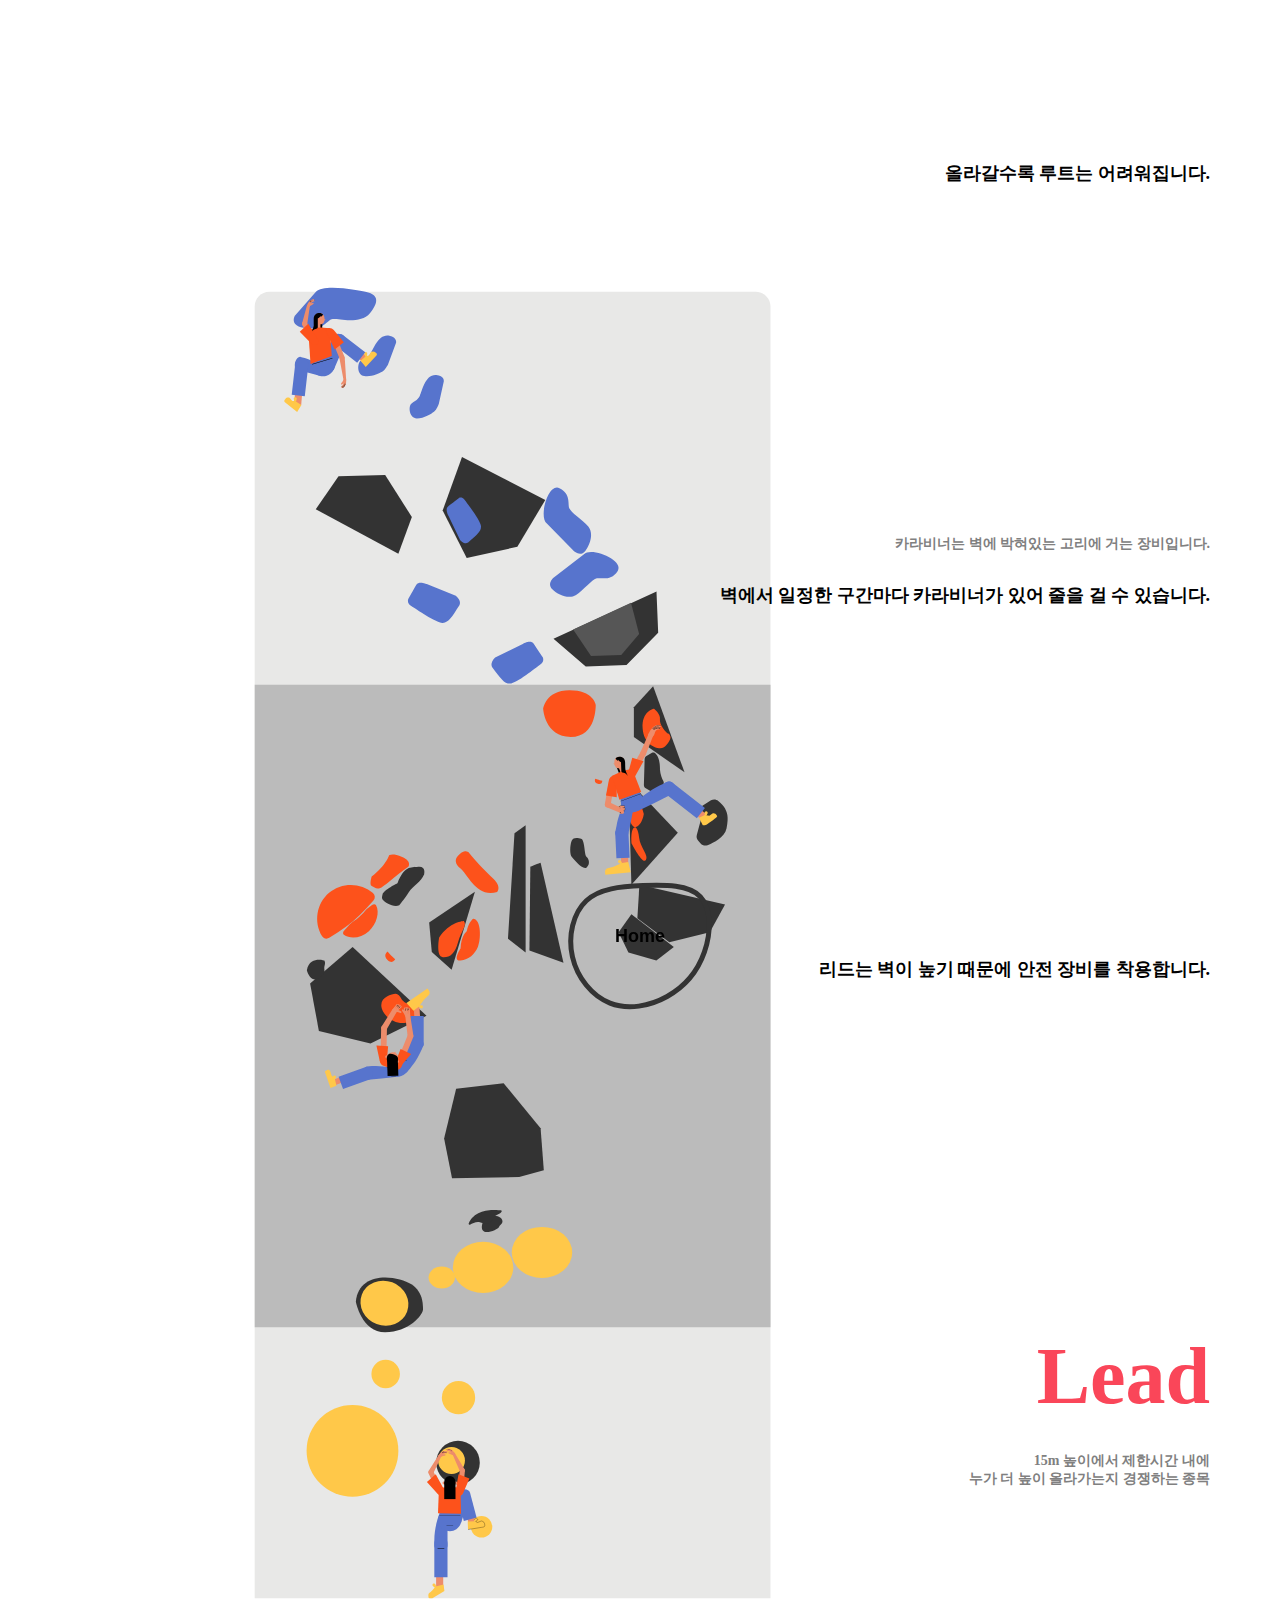
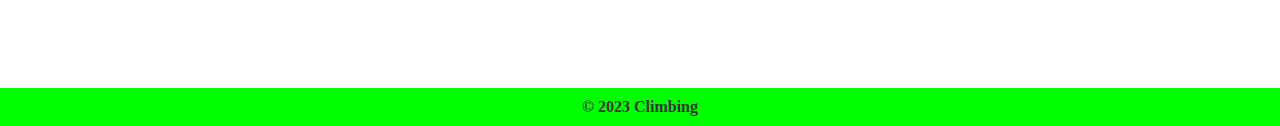
<file: lead.html>
<!DOCTYPE html>
<html lang="en">
  <head>
    <meta charset="UTF-8" />
    <meta name="viewport" content="width=device-width, initial-scale=1.0" />
    <title>Lead</title>
    <link rel="stylesheet" href="./css/lead.css">
  </head>

  <body>
    <nav>
      <!-- <button class="a1" onclick="scrollToSection('home')"><span>Home</span></button>
        <button class="a2" onclick="scrollToSection('genre')"><span>Genre</span></button>
        <button class="a3" onclick="scrollToSection('hold-type')"><span>Hold Type</span></button>
        <button class="a4" onclick="scrollToSection('technique')"><span>Technique</span></button> -->
      <a href="./index.html">
        <button class="n1">
          <span>
            Home
          </span>
        </button>
        </a>
    </nav>

    <div class="wrap">
      <div>
        <img src="img/lead_wall.svg" alt="leadwall">
      </div>
      <div id="leadtext">
        <p>장시간의 등반으로 지구력이 많이 필요합니다.</p>
        <p>올라갈수록 루트는 어려워집니다.</p>
        <h3>카라비너는 벽에 박혀있는 고리에 거는 장비입니다.</h3>
        <p>벽에서 일정한 구간마다 카라비너가 있어 줄을 걸 수 있습니다.</p>
        <p>리드는 벽이 높기 때문에 안전 장비를 착용합니다.</p>
        
        <h1>Lead</h1>
        <h2>15m 높이에서 제한시간 내에 <br>누가 더 높이 올라가는지 경쟁하는 종목</h2>
      </div>
    </div>

    <footer>
      <p>&copy; 2023 Climbing</p>
    </footer>

    <script src="js/scrollup.js"></script>
  </body>
</html>
</file>
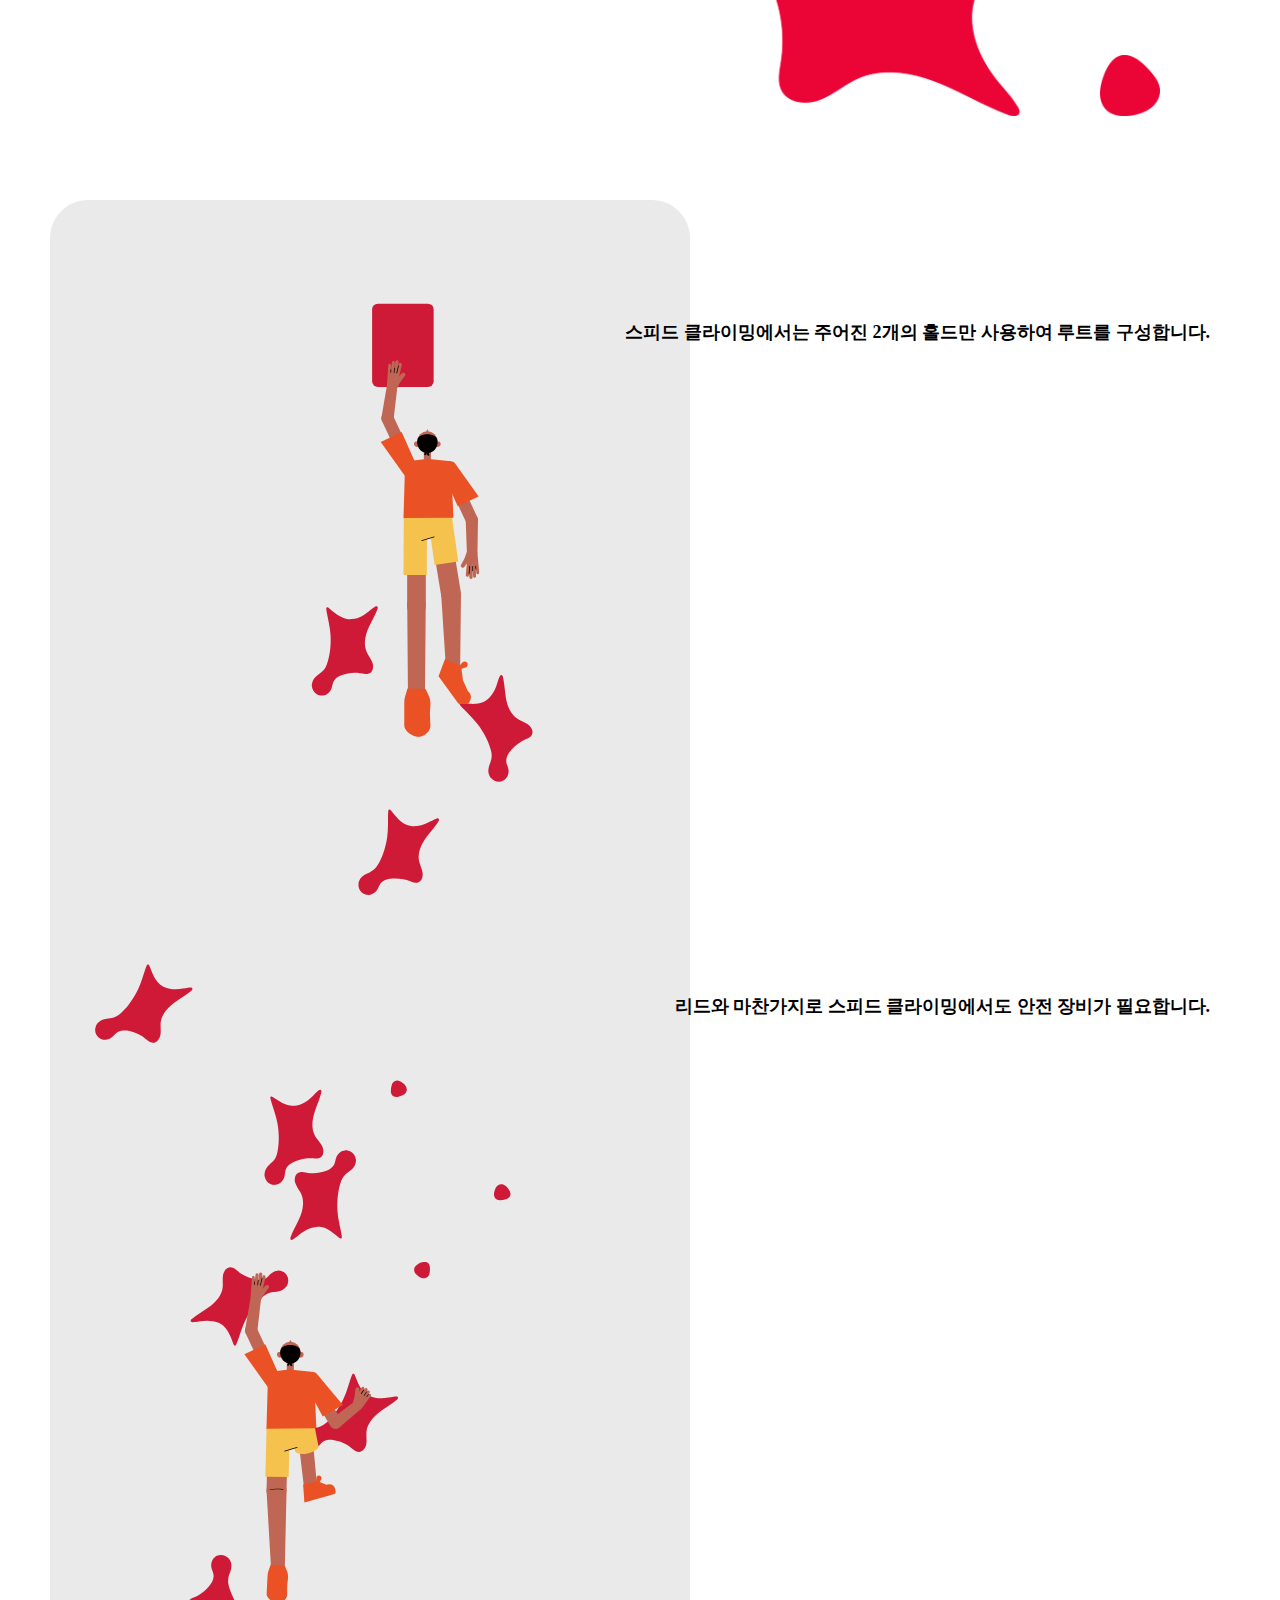
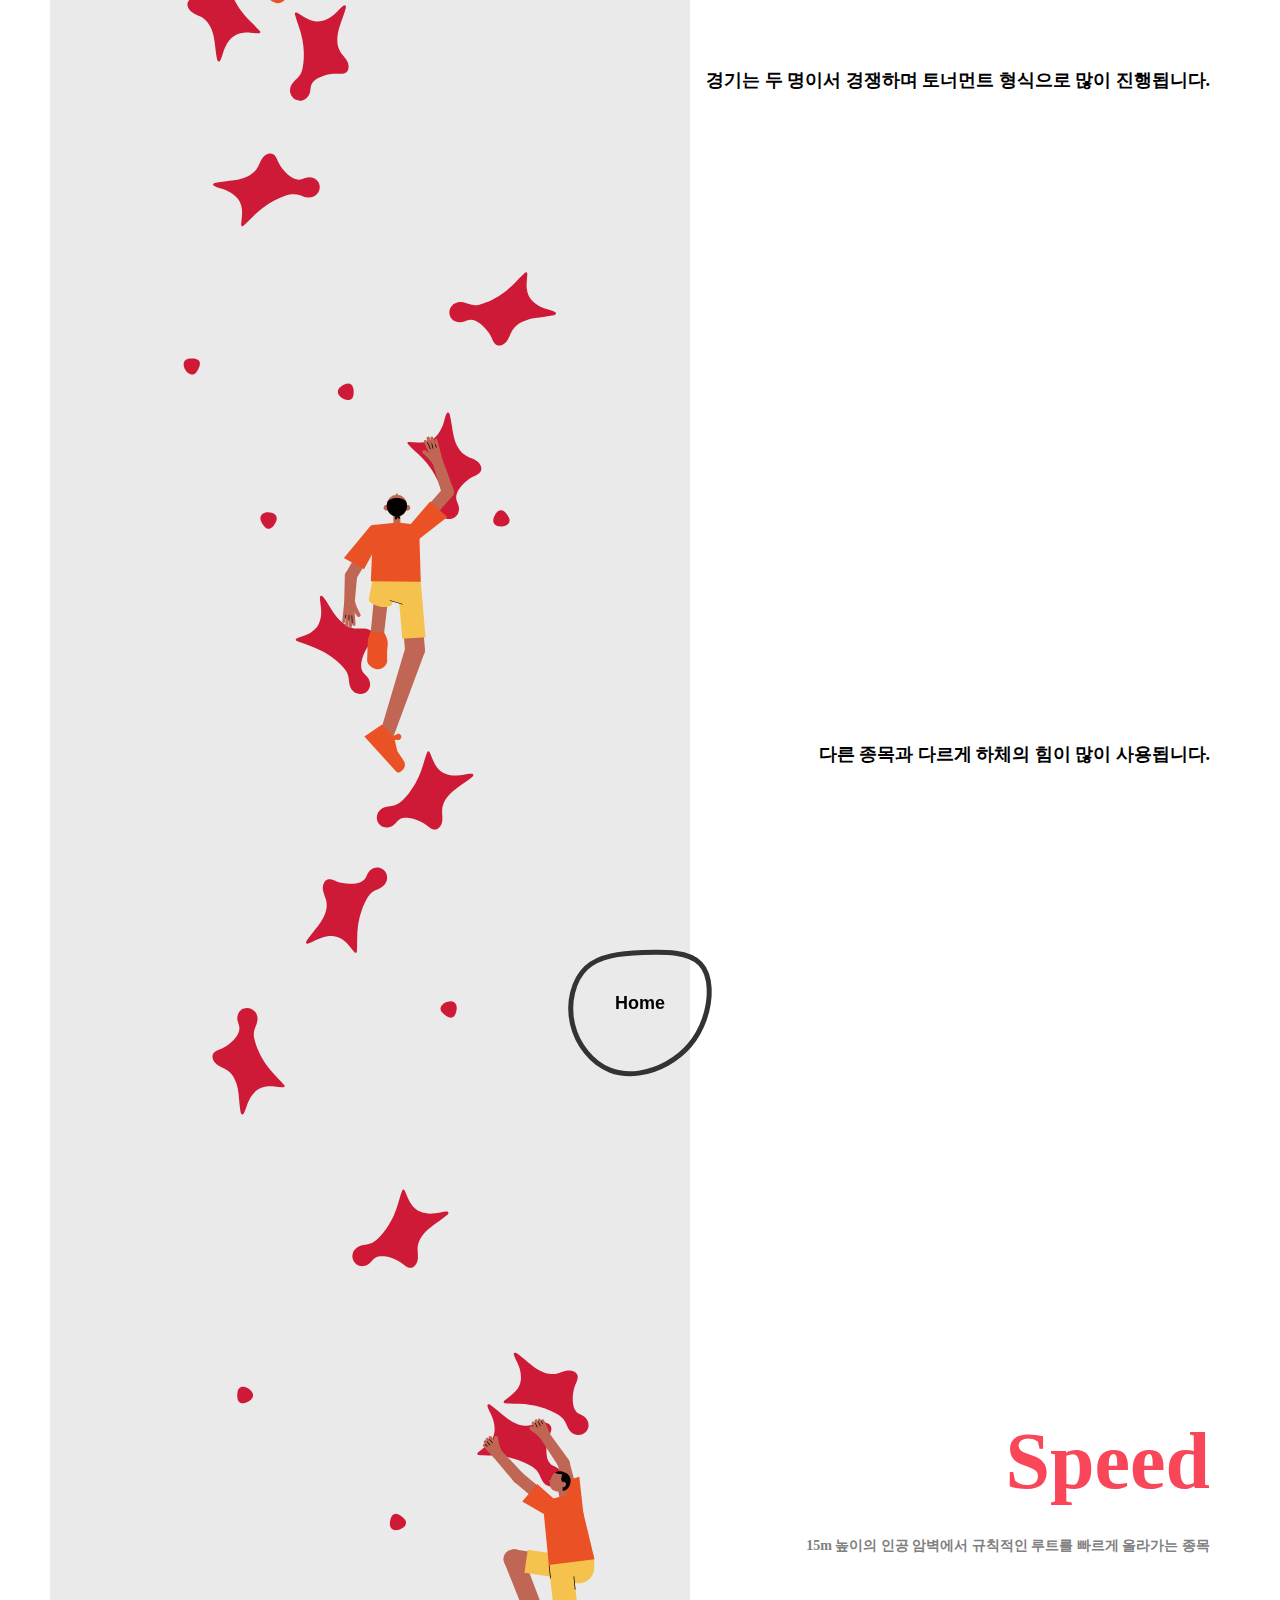
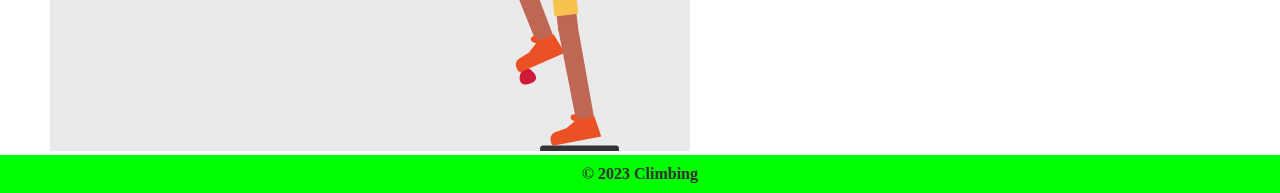
<file: speed.html>
<!DOCTYPE html>
<html lang="en">
  <head>
    <meta charset="UTF-8" />
    <meta name="viewport" content="width=device-width, initial-scale=1.0" />
    <title>Speed</title>
    <link rel="stylesheet" href="./css/speed.css">
  </head>

  <body>
    <nav>
      <!-- <button class="a1" onclick="scrollToSection('home')"><span>Home</span></button>
        <button class="a2" onclick="scrollToSection('genre')"><span>Genre</span></button>
        <button class="a3" onclick="scrollToSection('hold-type')"><span>Hold Type</span></button>
        <button class="a4" onclick="scrollToSection('technique')"><span>Technique</span></button> -->
      <a href="./index.html">
        <button class="n1">
          <span>
            Home
          </span>
        </button>
        </a>
    </nav>
    <div class="wrap">
      <div>
        <img src="img/speed_wall.svg" alt="speedwall">
      </div>
      <div id="speedtext">
        <p>top에는 기록을 측정하는 버튼이 있습니다.</p>
        <img class="hold1" src="/img/speed_hold.png"><img class="hold2" src="/img/speed_hold_small.png">
        <p>스피드 클라이밍에서는 주어진 2개의 홀드만 사용하여 루트를 구성합니다.</p>
        <p>리드와 마찬가지로 스피드 클라이밍에서도 안전 장비가 필요합니다.</p>
        <p>경기는 두 명이서 경쟁하며 토너먼트 형식으로 많이 진행됩니다.</p>
        <p>다른 종목과 다르게 하체의 힘이 많이 사용됩니다.</p>
        
        <h1>Speed</h1>
        <h2>15m 높이의 인공 암벽에서 규칙적인 루트를 빠르게 올라가는 종목</h2>
      </div>
    </div>

    <footer>
      <p>&copy; 2023 Climbing</p>
    </footer>

    <script src="js/scrollup.js"></script>
  </body>
</html>
</file>
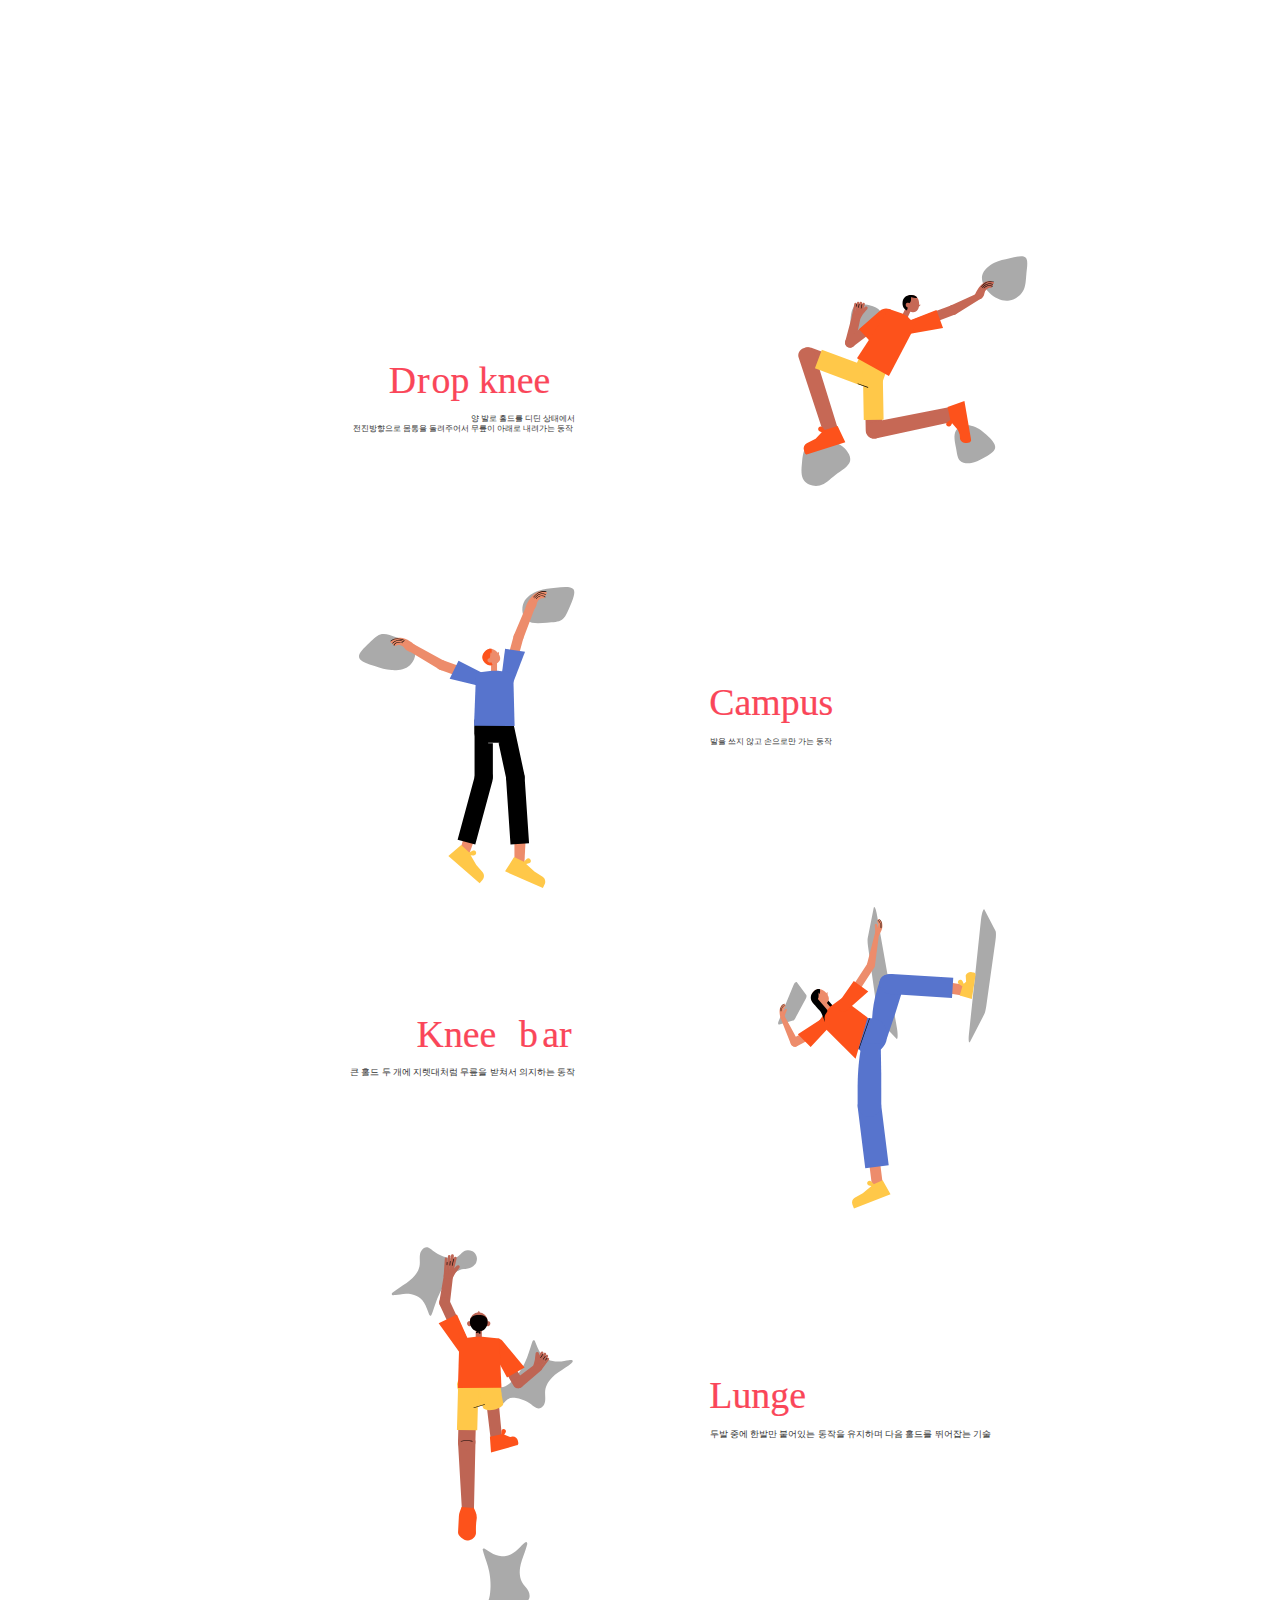
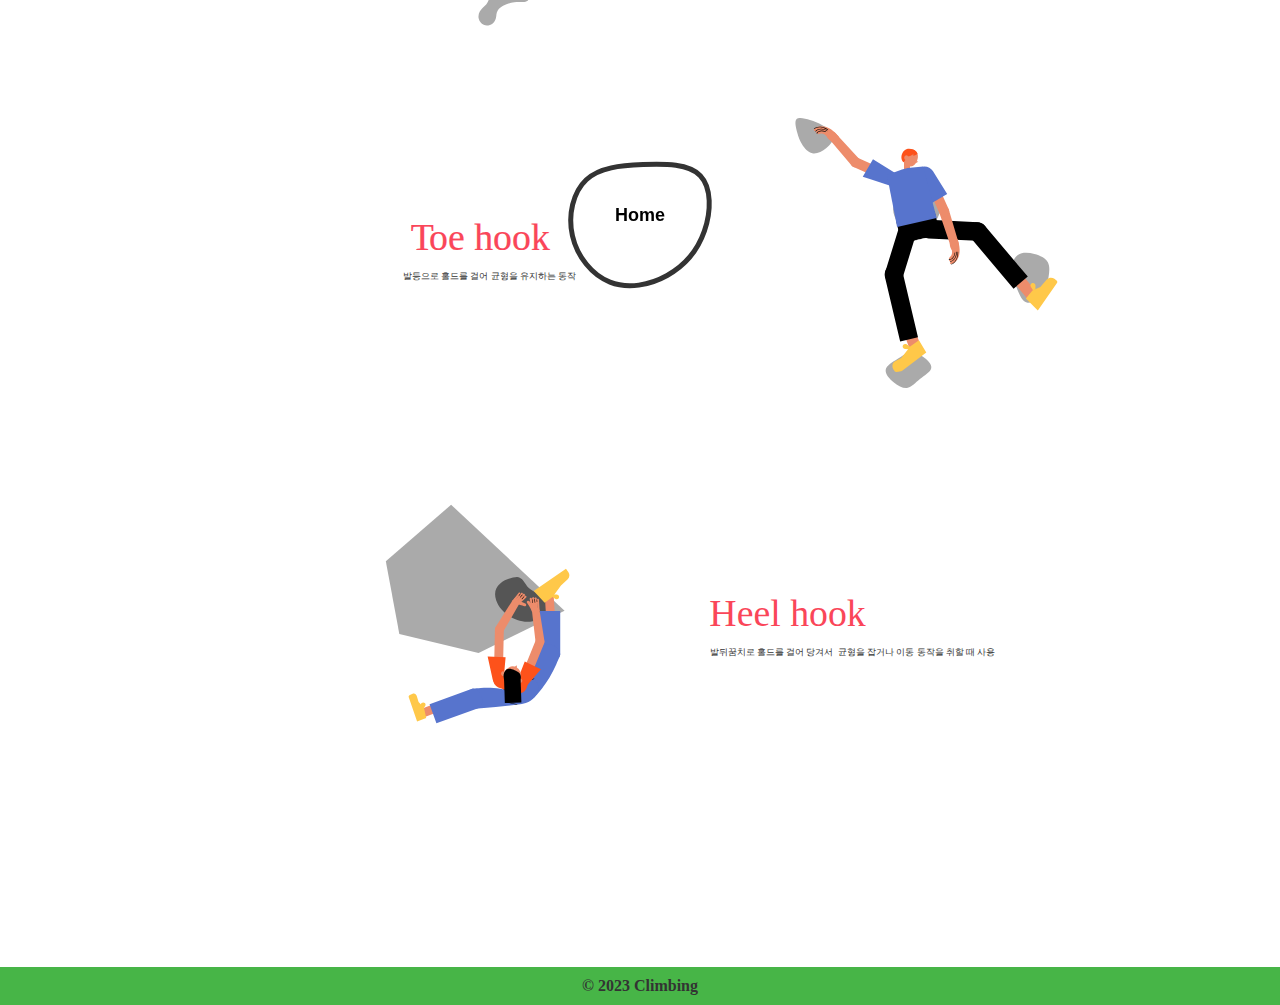
<file: technique.html>
<!DOCTYPE html>
<html lang="en">

<head>
    <meta charset="UTF-8">
    <meta name="viewport" content="width=device-width, initial-scale=1.0">
    <title>Climbing</title>

    <link rel="preconnect" href="https://fonts.googleapis.com">
    <link rel="preconnect" href="https://fonts.gstatic.com" crossorigin>
    <link href="https://fonts.googleapis.com/css2?family=Noto+Sans+KR:wght@800&display=swap" rel="stylesheet">
    <link rel="stylesheet" href="./css/indexstyle.css">

    <style>
        .technique_wall {
            width: 120%;
        }
    </style>

</head>

<body>
    <nav>
        <a href="./index.html">
            <button class="n1">
              <span>
                Home
              </span>
            </button>
            </a>
    </nav>
    <div class="wrap">
        <div class="technique_wall">
            <img src="/img/technique_wall.svg">
        </div>
    </div>
    <footer>
        <p style="text-align: center;">&copy; 2023 Climbing</p>
    </footer>

    <script src="js/scrollup.js"></script>
    <script src="js/nav_button_scrolltosection.js"></script>
</body>

</html>
</file>
<file: css/lead.css>
* {
    margin: 0;
    padding: 0;
    box-sizing: border-box;
  }

  body {
    position: relative;
  }
  a {
    text-decoration: none;
    color: black;
    font-weight: bold;
  }

  /* 내비게이션 스타일 */
  nav {
    position: fixed;
    top: 0;
    left: 0;
    background-color: transparent;
    width: 100%;
    padding: 10px 0;
    text-align: center;
    margin-top: 20px;
    z-index: 99999999;
  }

  nav button {
    background-color: transparent;
    border: none;
    cursor: pointer;
    padding: 0;
    margin: 0 50px;
    /* SVG 파일로 버튼 테두리 추가 */
    background-size: contain;
    /* 이미지를 버튼 크기에 맞게 조절 */
    background-repeat: no-repeat;
    width: 180px;
    /* SVG 이미지의 너비 */
    height: 180px;
    /* SVG 이미지의 높이 */
  }

  nav button span {
    color: black;
    position: relative;
    bottom: 10px;
    font-weight: 700;
    font-size: 18px;
  }

  .n1 {
    background-image: url("/img/nav_icon_home2_line.svg");
  }

  .n2 {
    background-image: url("/img/nav_icon_genre2_line.svg");
  }

  .n3 {
    background-image: url("/img/nav_icon_hold_type2_line.svg");
    width: 250px;
    height: 250px;
  }

  .n4 {
    background-image: url("/img/nav_icon_technique2_line.svg");
  }
  .wrap {
    position: relative;
  }

  img {
    margin-left: 50px;
    margin-top: 200px;
    width: 60%;
    height: auto;
  }

  #leadtext {
    /* float: right; */
    width: 100%;
    max-width: 600px;
    min-width: 300px;
    position: absolute;
    right: 70px;
    bottom: 200px;
    text-align: right;
    font-weight: 500; 
  }

  #leadtext p {
    font-size: 18px;
    font-weight: 700;
    margin-bottom: 350px;
  }

  #leadtext h1 {
    font-size: 80px;
    color: #FA4659;
    margin-bottom: 30px;
  }

  #leadtext h2 {
    font-size: 14px;
    color: gray;
  }

  #leadtext h3 {
    font-size: 14px;
    color: gray;
    margin-bottom: 30px;
  }

  footer {
    background-color: #00ff00;
    /* 연두색 배경색 */
  }

  footer p {
    text-align: center;
    color: #333;
    /* 텍스트 색상 */
    font-weight: bold;
    margin: 0;
    padding: 10px 0;
  }
</file>
<file: css/speed.css>
* {
    margin: 0;
    padding: 0;
    box-sizing: border-box;
  }

  body {
    position: relative;
  }
  a {
    text-decoration: none;
    color: black;
    font-weight: bold;
  }

  /* 내비게이션 스타일 */
  nav {
    position: fixed;
    top: 0;
    left: 0;
    background-color: transparent;
    width: 100%;
    padding: 10px 0;
    text-align: center;
    margin-top: 20px;
    z-index: 99999999;
  }

  nav button {
    background-color: transparent;
    border: none;
    cursor: pointer;
    padding: 0;
    margin: 0 50px;
    /* SVG 파일로 버튼 테두리 추가 */
    background-size: contain;
    /* 이미지를 버튼 크기에 맞게 조절 */
    background-repeat: no-repeat;
    width: 180px;
    /* SVG 이미지의 너비 */
    height: 180px;
    /* SVG 이미지의 높이 */
  }

  nav button span {
    color: black;
    position: relative;
    bottom: 10px;
    font-weight: 700;
    font-size: 18px;
  }

  .n1 {
    background-image: url("/img/nav_icon_home2_line.svg");
  }

  .n2 {
    background-image: url("/img/nav_icon_genre2_line.svg");
  }

  .n3 {
    background-image: url("/img/nav_icon_hold_type2_line.svg");
    width: 250px;
    height: 250px;
  }

  .n4 {
    background-image: url("/img/nav_icon_technique2_line.svg");
  }
  .wrap {
    position: relative;
  }

  img[src="img/speed_wall.svg"] {
    margin-left: 50px;
    margin-top: 200px;
    width: 50%;
    height: auto;
  }
  /* speed 부분 */
  #speedtext {
    /* float: right; */
    width: 100%;
    max-width: 600px;
    min-width: 300px;
    position: absolute;
    right: 70px;
    bottom: 200px;
    text-align: right;
    font-weight: 500; 
  }
  /* speed 설명 부분 */
  #speedtext p {
    font-size: 18px;
    font-weight: 700;
    margin-bottom: 650px;
  }
  /* speed 타이틀 부분 */
  #speedtext h1 {
    font-size: 80px;
    color: #FA4659;
    margin-bottom: 30px;
  }

  #speedtext h2 {
    font-size: 14px;
    color: gray;
  }

  .hold1 {
    width: 60%;
    height: 60%;
    margin: 30px;
    margin-bottom: 200px;
  }

  .hold2 {
    width: 10%;
    height: 10%;
    margin: 30px;
    margin-bottom: 200px;
    margin-right: 50px;
  }

  footer {
    background-color: #00ff00;
    /* 연두색 배경색 */
  }

  footer p {
    text-align: center;
    color: #333;
    /* 텍스트 색상 */
    font-weight: bold;
    margin: 0;
    padding: 10px 0;
  }
</file>
<file: css/indexstyle.css>
* {
    margin: 0;
    padding: 0;
    box-sizing: border-box;
}
a{
    text-decoration: none;
    color: black;
    font-weight: bold;
}

/* 모든 섹션의 스타일 통일 */
section {
    width: 100%;
    height: 100vh;
    padding: 20px;
    box-sizing: border-box;
    display: flex;
    align-items: center;
    justify-content: center;
    flex-direction: column;
    color: #333;
}

#technique {
    background-image: url('/img/ceiling.svg');
    background-size: cover;
    background-position: center;
}

#technique div {
    background-image: url('/img/technique_character.svg');
    background-size: cover;
    background-position: center;
    font-size: 18pt;
}

/* Genre 섹션의 추가 스타일 */
#genre {
    display: flex;
    flex-direction: row;
}

#genre button {
    margin: 0 10px;
    padding: 10px 20px;
    background-color: #ccc;
    border: none;
    cursor: pointer;
}

/* genre 섹션 내부의 이미지 스타일 */
#genre div {
    display: flex;
    align-items: center;
    /* 수직 가운데 정렬 */
    justify-content: center;
    /* 수평 가운데 정렬 */
    flex-direction: column;
    /* 이미지와 버튼을 세로로 정렬 */
    text-align: center;
    /* 텍스트도 가운데 정렬 */
}

/* genre 섹션 내부의 이미지 스타일 */
#genre img {
    width: 30%;
    /* 이미지의 너비 조정 */
    height: 30%;
    /* 이미지의 높이 조정 */
}

/* Home 섹션의 추가 스타일 */
#home {
    /* 배경 이미지를 추가하고 크기 및 위치 조절 */
    background-image: url('/img/index_bg_wave.svg');
    background-size: cover;
    background-position: center;
}

#home div {
display: flex;
align-items: center;
justify-content: center;
height: 100%; /* Ensure the container takes the full height */
}

#home div img {
width: 60%; /* Adjust the width as needed */
height: auto; /* Maintain the aspect ratio */
}


/* 내비게이션 스타일 */
nav {
    position: fixed;
    top: 0;
    left: 0;
    background-color: transparent;
    width: 100%;
    padding: 10px 0;
    text-align: center;
    margin-top: 20px;
}

nav button {
    background-color: transparent;
    border: none;
    cursor: pointer;
    padding: 0;
    margin: 0 50px;
    /* SVG 파일로 버튼 테두리 추가 */
    background-size: contain;
    /* 이미지를 버튼 크기에 맞게 조절 */
    background-repeat: no-repeat;
    width: 180px;
    /* SVG 이미지의 너비 */
    height: 180px;
    /* SVG 이미지의 높이 */
}

nav button span {
    color: black;
    position: relative;
    bottom: 10px;
    font-weight: 700;
    font-size: 18px;
}

.n1 {
    background-image: url('/img/nav_icon_home2_line.svg');
}

.n2 {
    background-image: url('/img/nav_icon_genre2_line.svg');
}

.n3 {
    background-image: url('/img/nav_icon_hold_type2_line.svg');
}

.n4 {
    background-image: url('/img/nav_icon_technique2_line.svg');
}

/* Footer 스타일 */
footer {
    background-color: #47b547;
    /* 연두색 배경색 */
}

footer p {
    text-align: center;
    color: #333;
    /* 텍스트 색상 */
    font-weight: bold;
    margin: 0;
    padding: 10px 0;
}
</file>
